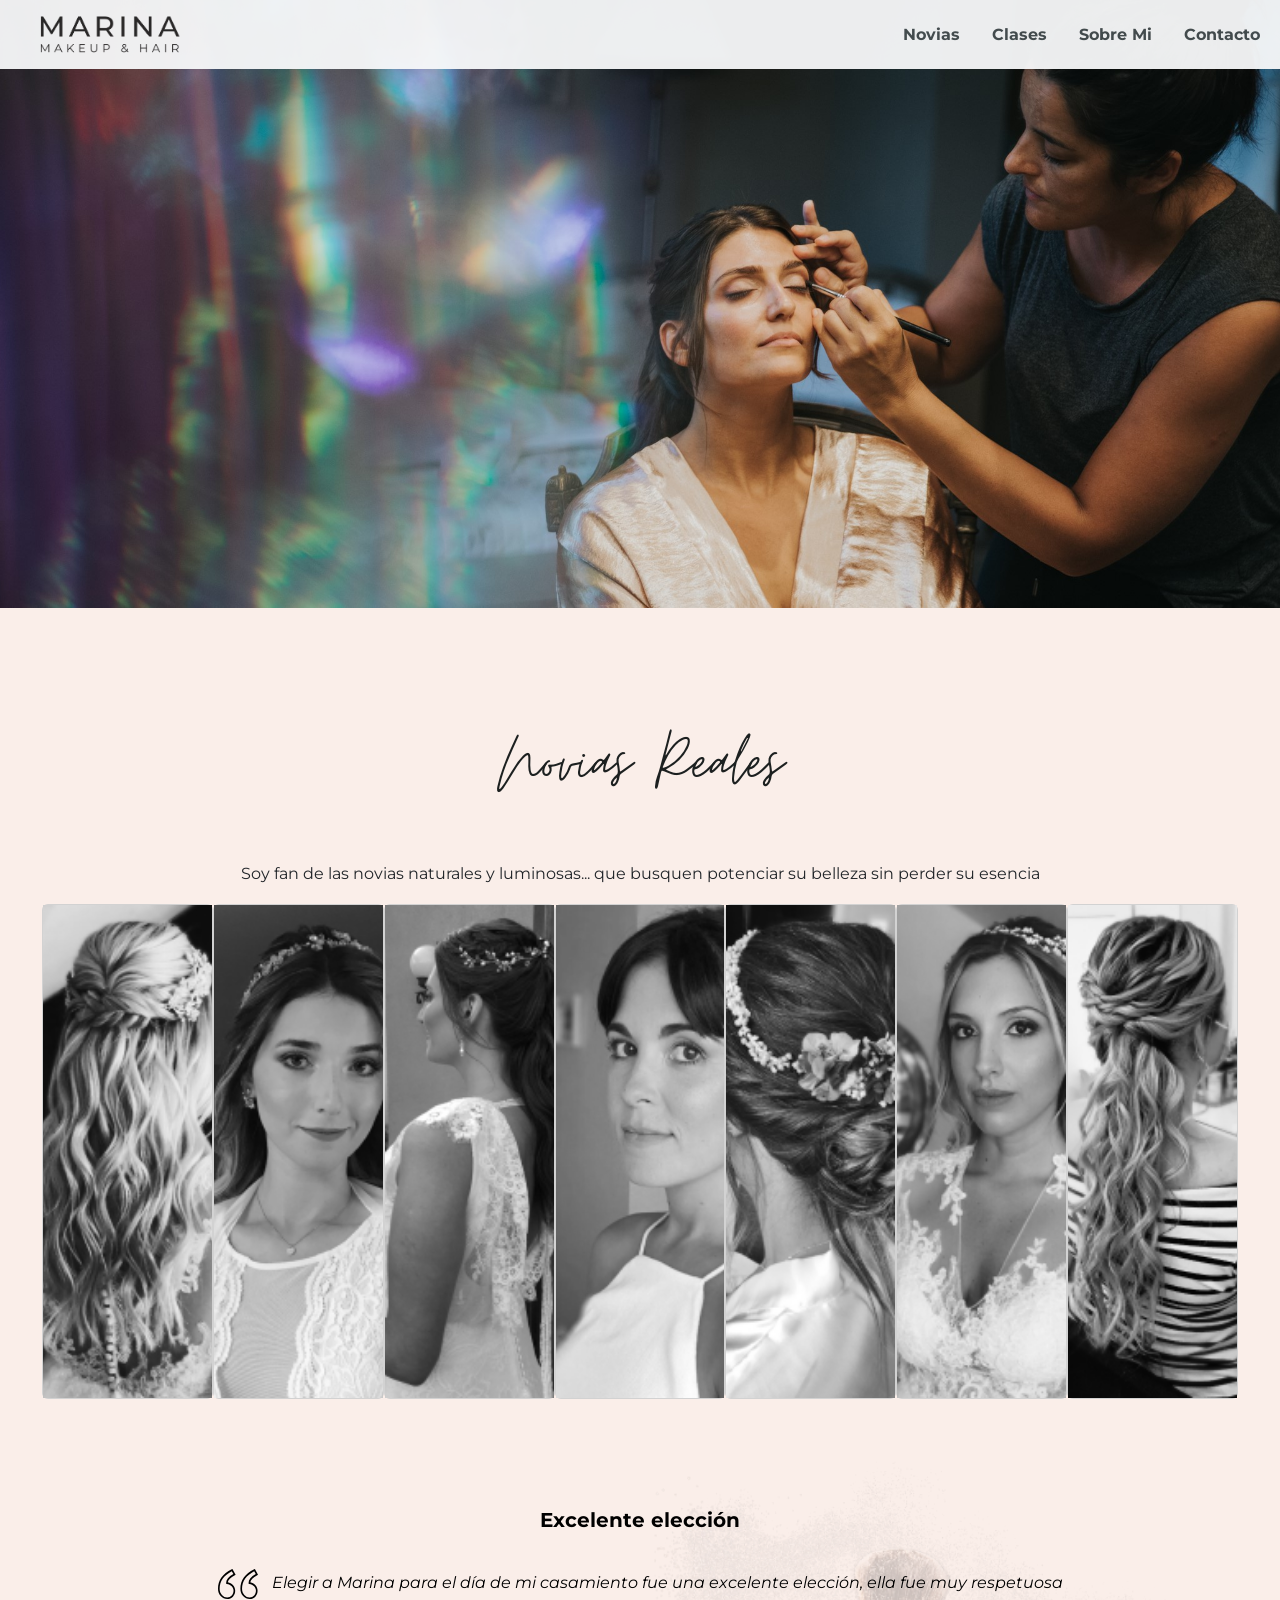
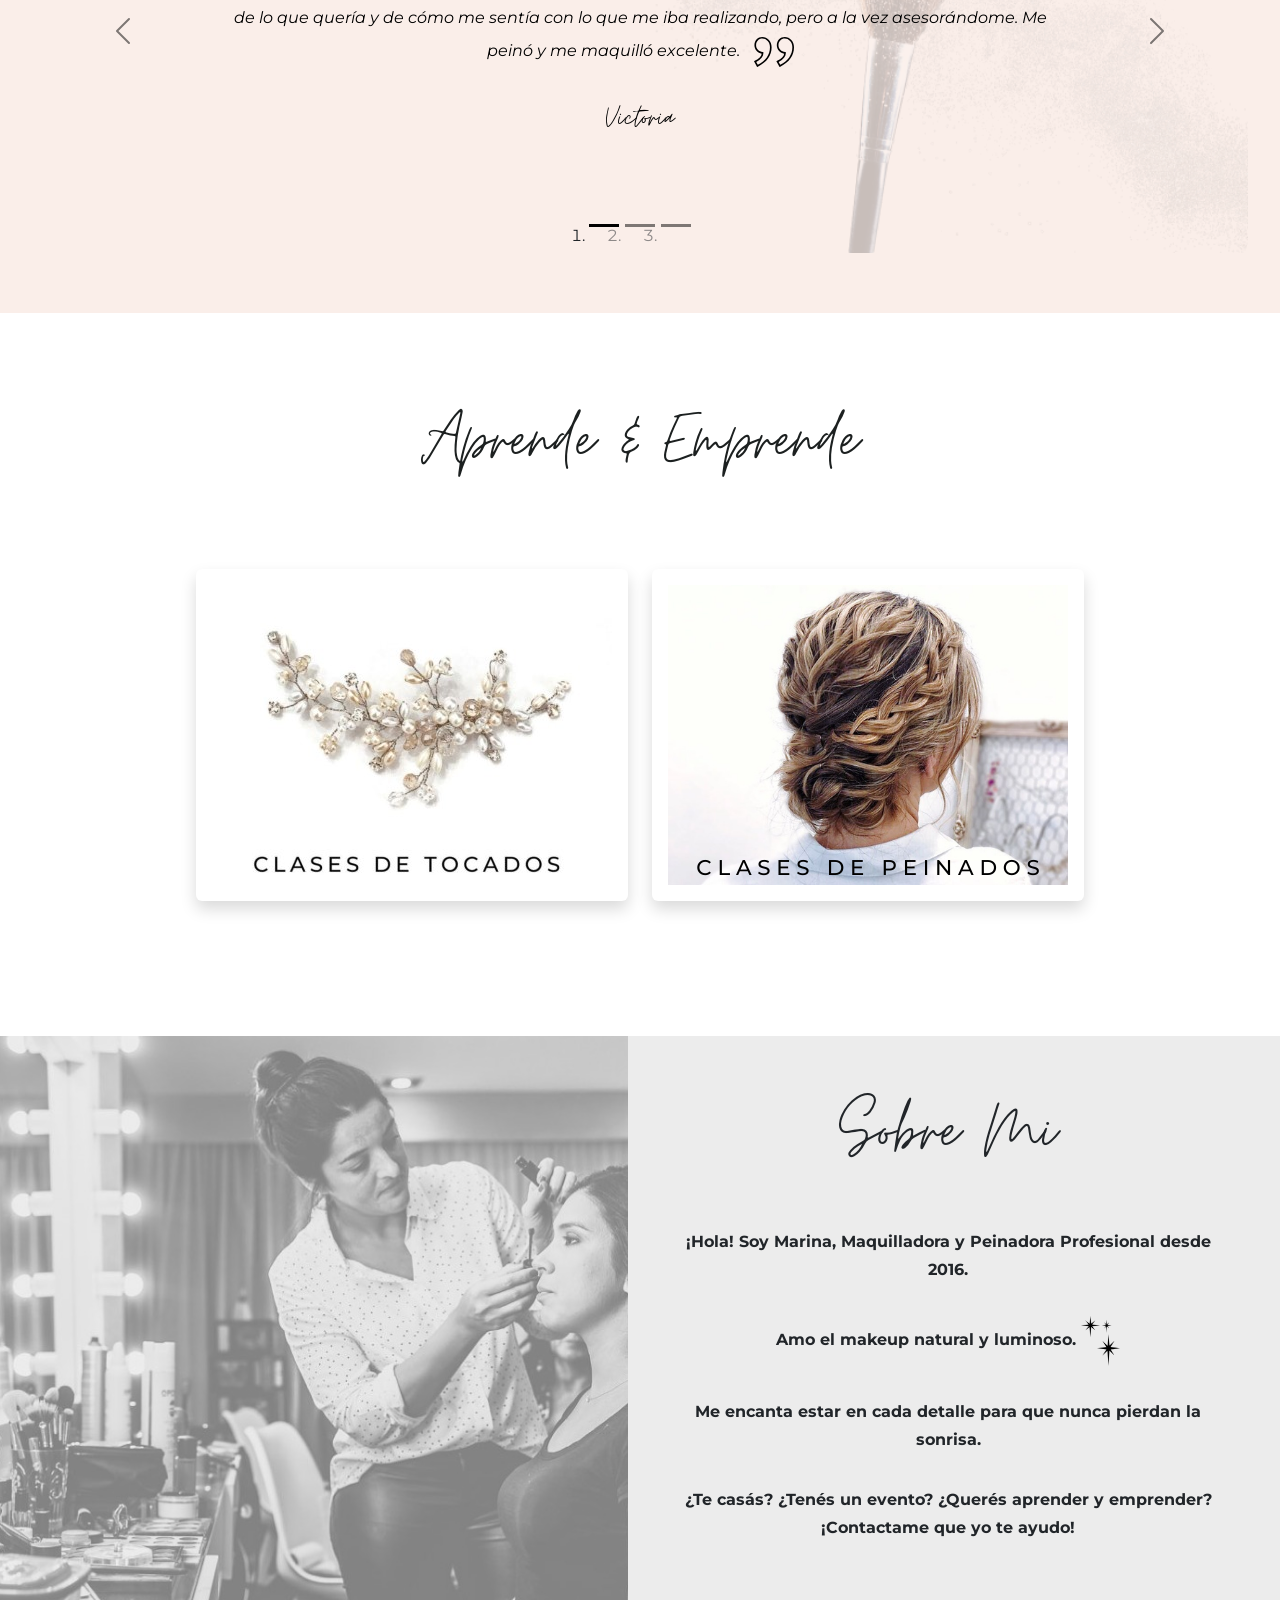
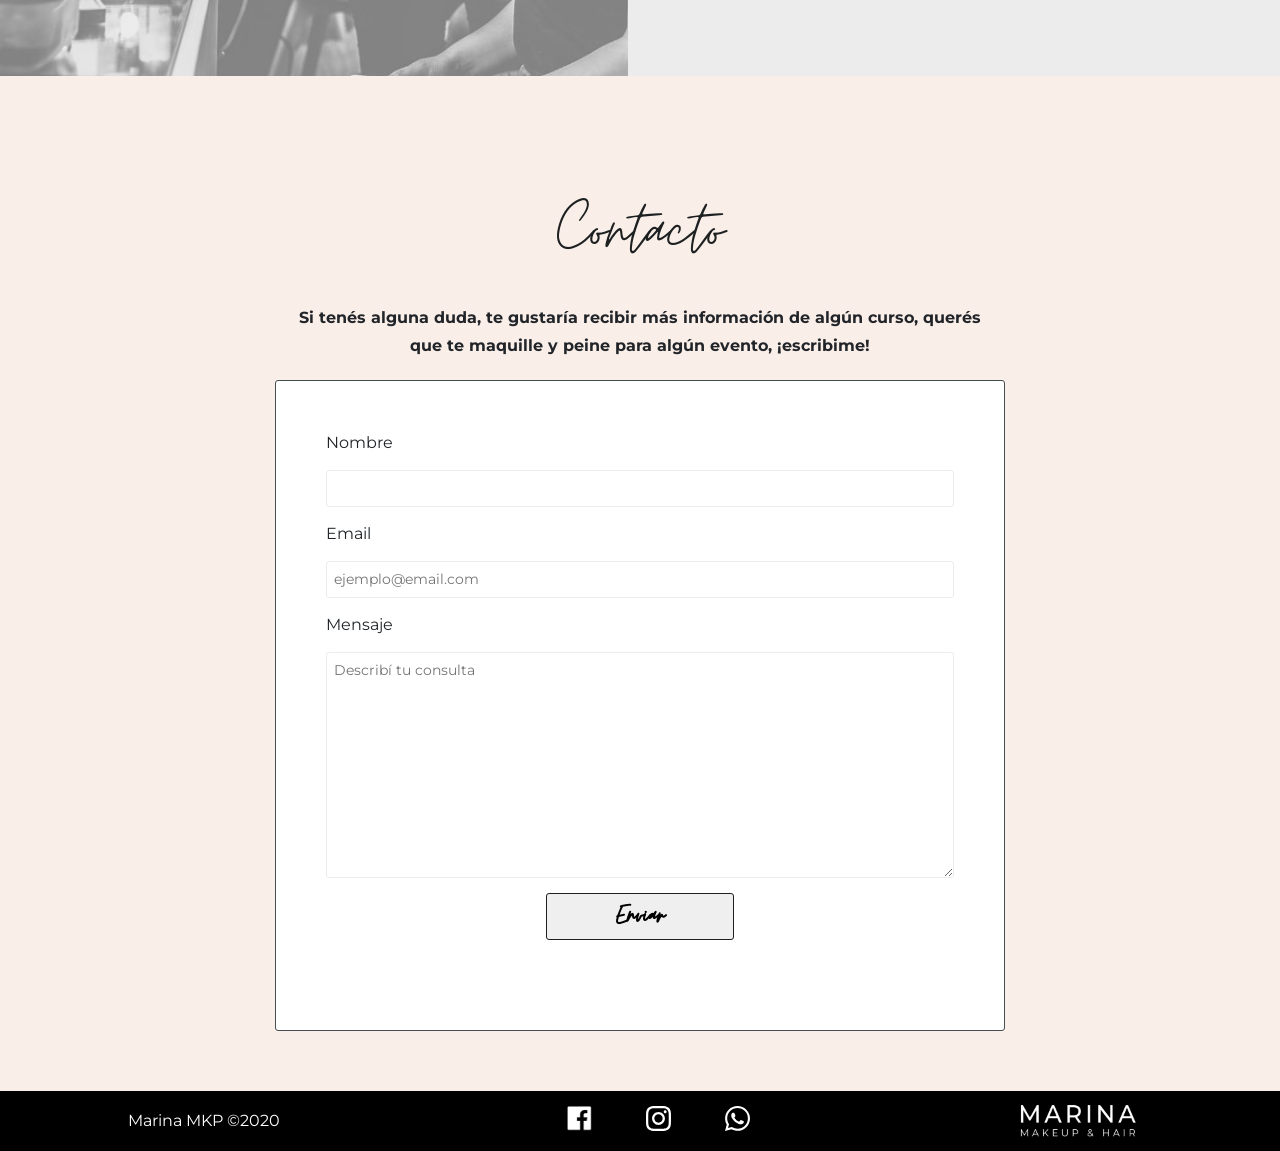
<file: index.html>
<!DOCTYPE html>
<html lang="es">
<head>
    <meta charset="UTF-8">
    <meta name="viewport" content="width=device-width, initial-scale=1.0">

    <!-- SEO -->
    <meta name="description" content="Marina Makeup: Peinado y maquillaje profesional de novias, quinceañeras, sociales. Cursos de tocados y peinado inicial y avanzado.">
    <meta name="keywords" content="Maquillaje, Maquillaje natural, Maquillaje de novia, Peinados, Novias, Brides, Bridal, Tocados, Coronas, Clases, Cursos, Makeup, Quinceañeras, Eventos, Sociales">
    <meta name="author" content="Daiana Vaisman">

    <!-- Open Graph -->
    <meta property="og:locale" content="es_ES">
    <meta property="og:type" content="website">
    <meta property="og:title" content="La mejor opción al elegir quién te maquille y peine para tu evento">
    <meta property="og:description" content="Marina es una maquilladora y peinadora profesional con años de experiencia, especializada en novias y quinceañeras.">
    <meta property="og:url" content="https://marinamkp.000webhostapp.com/">
    <meta property="og:image" content="images/mari.jpg">

    <title>Marina MKP - Peinado y Maquillaje</title>
    <link href="https://cdn.jsdelivr.net/npm/bootstrap@5.0.0-beta1/dist/css/bootstrap.min.css" rel="stylesheet" integrity="sha384-giJF6kkoqNQ00vy+HMDP7azOuL0xtbfIcaT9wjKHr8RbDVddVHyTfAAsrekwKmP1" crossorigin="anonymous">
    <link rel="stylesheet" href="css/style.css">
    <link rel="preconnect" href="https://fonts.gstatic.com">
    <link href="https://fonts.googleapis.com/css2?family=Montserrat:wght@300&display=swap" rel="stylesheet">

    <link rel="shortcut icon" href="favicon.ico" type="image/x-icon">
</head>
<body>

<!-- Nav bar -->
<header class="header">
  <nav class="navbar navbar-expand-lg navbar-light bg-light">
    <div class="container-fluid">
      <a class="navbar-brand w-50" href="index.html"><img src="images/logo-black.png" alt="Logo de Marina Makeup" class="logo"></a>
      <button class="navbar-toggler" type="button" data-bs-toggle="collapse" data-bs-target="#navbarNavAltMarkup" aria-controls="navbarNavAltMarkup" aria-expanded="false" aria-label="Toggle navigation">
        <span class="navbar-toggler-icon"></span>
      </button>
      <div class="collapse navbar-collapse nav-bar-end" id="navbarNavAltMarkup">
        <div class="navbar-nav nav-bar-items-responsive">
          <a class="nav-link fw-bold me-3" href="#novias">Novias</a>
          <a class="nav-link fw-bold me-3" href="#clases">Clases</a>
          <a class="nav-link fw-bold me-3" href="#sobreMi">Sobre Mi</a>
<!--           <a class="nav-link fw-bold me-3" href="tienda.html">Tienda</a>  -->
          <a class="nav-link fw-bold nav-bar-lastitem-responsive" href="#contacto">Contacto</a>
        </div>
      </div>
    </div>
  </nav>
</header>

<!-- Banner -->
        <div>
            <img src="images/banner1.jpg" alt="Banner. Marina está maquillando a una novia." class="w100 margin-mq">               
        </div>

<!-- Sección Novias -->
        <div class="space-pre-section space-pink" id="novias"></div>
        <section class="sectionPink">
        <h1 class="sectionTitle">Novias Reales</h1>
        <div class="intro"><p class="text-center">Soy fan de las novias naturales y luminosas... que busquen potenciar su belleza sin perder su esencia</p></div>
        
        <div class="acordeonContainer">
            <div class="card"><img src="images/peinado1.png" alt="Peinado semi recogido con ondas y torzadas."></div>
            <div class="card"><img src="images/m1.png" alt="Maquillaje natural y corona."></div>
            <div class="card"><img src="images/peinado2.png" alt="Peinado recogido boho."></div>
            <div class="card"><img src="images/m2.png" alt="Maquillaje natural y luminoso."></div>
            <div class="card"><img src="images/peinado3.png" alt="Peinado semi recogido con corona."></div>
            <div class="card"><img src="images/m3.png" alt="Maquillane natural y luminoso."></div>
            <div class="card"><img src="images/peinado4.png" alt="Peinado semi recogido con ondas naturales y trenzas."></div>
        </div>
        <div id="carouselExampleDark" class="carousel carousel-dark slide" data-bs-ride="carousel">
            <ol class="carousel-indicators">
              <li data-bs-target="#carouselExampleDark" data-bs-slide-to="0" class="active"></li>
              <li data-bs-target="#carouselExampleDark" data-bs-slide-to="1"></li>
              <li data-bs-target="#carouselExampleDark" data-bs-slide-to="2"></li>
            </ol>
            <div class="carousel-inner">
              <div class="carousel-item active mt-5" data-bs-interval="10000">
                <img src="images/testimonials-bg.png" class="d-block w-100 mx-auto testimonials-bg" alt="Fondo testimonios">
                <div class="carousel-caption mb-lg-5 mb-md-0 mb-sm-0 caption-responsive">
                  <h5 class="testimonials-title">Excelente elección</h5>
                  <p class="testimonials">
                    <span><img class="comillas comillas-open" src="images/comillas-open.svg" alt="Comienzo del testimonio"></span>
                    <em>Elegir a Marina para el día de mi casamiento fue una excelente elección, ella fue muy respetuosa de lo que quería y de cómo me sentía con lo que me iba realizando, pero a la vez asesorándome. Me peinó y me maquilló excelente.</em>
                    <span><img class="comillas comillas-close" src="images/comillas close.svg" alt="Final del testimonio"></span>
                  </p>
                  <p class="testimonials-by">Victoria</p>
                </div>
              </div>
              <div class="carousel-item mt-5" data-bs-interval="10000">
                <img src="images/testimonials-bg.png" class="d-block w-100 mx-auto testimonials-bg" alt="Fondo testimonios">
                <div class="carousel-caption mb-lg-5 mb-md-0 mb-sm-0 caption-responsive">
                  <h5 class="testimonials-title">¡Una genia!</h5>
                  <p class="testimonials">
                    <span><img class="comillas comillas-open" src="images/comillas-open.svg" alt="Comienzo del testimonio"></span>
                    <em>Elegí a Marina para el makeup y peinado de mi casamiento y fue una excelente elección. El total del evento fueron 9 horas y tanto el maquillaje como el peinado quedaron intactos! Muy amorosa y atenta.</em>
                    <span><img class="comillas comillas-close" src="images/comillas close.svg" alt="Final del testimonio"></span>
                  </p>
                  <p class="testimonials-by">Julia</p>
                </div>
              </div>
              <div class="carousel-item mt-5" data-bs-interval="10000">
                <img src="images/testimonials-bg.png" class="d-block w-100 mx-auto testimonials-bg" alt="Fondo testimonios">
                <div class="carousel-caption mb-lg-5 mb-md-0 mb-sm-0 caption-responsive">
                  <h5 class="testimonials-title">Excelente</h5>
                  <p class="testimonials">
                    <span><img class="comillas comillas-open" src="images/comillas-open.svg" alt="Comienzo del testimonio"></span>
                    <em>Marina es una genia. Súper cálida, prolija, profesional, me trasmitió mucha tranquilidad todo el tiempo y eso me permitió a mí estar tranquila. El peinado (un recogido) me duró toda la noche, no se movió nada. Y el maquillaje me lo alabó todo el mundo.</em>
                    <span><img class="comillas comillas-close" src="images/comillas close.svg" alt="Final del testimonio"></span>
                  </p>
                  <p class="testimonials-by">Sofia</p>
                </div>
              </div>  
            <a class="carousel-control-prev" href="#carouselExampleDark" role="button" data-bs-slide="prev">
              <span class="carousel-control-prev-icon" aria-hidden="true"></span>
              <span class="visually-hidden">Previous</span>
            </a>
            <a class="carousel-control-next" href="#carouselExampleDark" role="button" data-bs-slide="next">
              <span class="carousel-control-next-icon" aria-hidden="true"></span>
              <span class="visually-hidden">Next</span>
            </a>
          </div>          
        </section>
    
    <!-- Sección Clases -->
    <div class="space-pre-section" id="clases"></div>
    <section class="section-clases">
        <h1 class="sectionTitle">Aprende & Emprende</h1>    

        <div class="container d-flex justify-content-center mt-3">
            <div class="row mt-5">
                <div class="col-lg-6 col-md-6 col-sm-12 clase-image-container">
                    <img src="images/tocados.jpg" alt="Clase de tocados" class="shadow p-3 bg-white rounded clase-image">
                    <div class="layer-top">
                        <div class="layer-text">
                            <p class="clases-text-responsive">Vamos a ir armando juntas un tocado desde cero. Te muestro distintas técnicas y combinaciones</P>
                            <p class="clases-text-responsive">Te comparto mis tips para la elección de colores, el armado y asesoramiento para la venta.</p>
                            <p class="clases-text-responsive"><img src="images/clock.png" alt="Duración"> 2:30 hrs</p> 
                            <a class="btn infoButton" target="_blank" href="https://wa.me/5491169494009?text=Me%20interesa%20la%20clase%20de%20tocados" role="button">Me Interesa</a>
                        </div>
                    </div>
                </div>
                <div class="col-lg-6 col-md-6 col-sm-12 clase-image-container">    
                    <img src="images/clases-peinados.png" alt="Clase de peinados" class="shadow p-3 bg-white rounded clase-image">
                    <div class="layer-top">
                        <div class="layer-text">
                            <p class="clases-text-responsive">Te voy a enseñar a utilizar los distintos productos y herramientas para lograr los efectos deseados, según las características del cabello de la clienta.</P>
                            <p class="clases-text-responsive">No necesitás tener conocimientos previos. Al final del curso vas a poder realizar semirecogidos y recogidos, clásicos y bohemios.</p>
                            <a class="btn infoButton" target="_blank" href="https://wa.me/5491169494009?text=Me%20interesa%20la%20clase%20de%20peinados" role="button">Me Interesa</a>
                        </div>
                    </div>                  
                </div>
            </div>
        </div>
    </section>
    
    <!-- Sección Sobre Mi -->
    <div class="space-pre-section" id="sobreMi"></div>
    <section class="sectionSobreMi">
      <div class="row w100">
        <div class="col-lg-6 col-md-12 col-sm-12 p-0">
            <img src="images/mari.jpg" alt="Marina maquillando y peinando a una novia." class="w100 sobreMi-image">
        </div>
        <div class="col-lg-6 col-md-12 col-sm-12 p-0">
            <h1 class="text-center m-lg-5 mt-md-3 m-sm-5 sobreMi-responsive">Sobre Mi</h1>
            <div class="text-center text-bold sobreMi-text-responsive">
                  <p class="ps-5 pe-5">
                    ¡Hola! Soy Marina, Maquilladora y Peinadora Profesional desde 2016. 
                  </p>
                  <p class="ps-5 pe-5">
                    Amo el makeup natural y luminoso. <span><img src="images/spark.png" alt="luminoso"></span>
                  </p>
                  <p class="ps-5 pe-5">
                    Me encanta estar en cada detalle para que nunca pierdan la sonrisa.
                  </p>
                  <p class="ps-5 pe-5">
                    ¿Te casás? ¿Tenés un evento? ¿Querés aprender y emprender? ¡Contactame que yo te ayudo!
                  </p>
            </div>
        </div>
      </div>
    </section>
    
    
    <!-- Sección Contacto -->
    <div class="space-pre-section space-pink" id="contacto"></div>
    <section class="sectionPink section-contacto">
        <h1 class="sectionTitle">Contacto</h1>
        <p class="text-center text-bold text-contacto">Si tenés alguna duda, te gustaría recibir más información de algún curso, querés que te maquille y peine para algún evento, ¡escribime!</p>

        <form method="POST"  class="formContacto" data-email="from_email@example.com"
          action="https://script.google.com/macros/s/AKfycbwLW9znXE1hlAdqpUrBa3d4pIQdQ1Z7xFdCgonW/exec">

          <div class="form-row form-elements">
              <label for="name">Nombre </label>
              <input type="text" id="name" name="name" />
            
              <label for="email">Email</label>
              <input id="email" 
              name="email" 
              type="email" 
              value=""
              placeholder="ejemplo@email.com" />
            
              <label for="message">Mensaje</label>
              <textarea id="message" 
              name="message" 
              rows="10" 
              cols="30"
              placeholder="Describí tu consulta"></textarea>
             

            <button class="infoButton form-button">Enviar</button>
          </div>  
          <div class="thankyou_message" style="display:none;">
            <h2><em>¡Gracias! Tu mensaje se envió exitosamente.</em></h2>
          </div>
        </form>
    </section>

    <!-- Footer -->
    <footer class="footer">
        <div><p class="white footer-responsive">Marina MKP ©2020</p></div>
        <ul class="menu-footer">
            <li><a target="_blank" href="https://www.facebook.com/marina.mkp/"><img src="images/fb-white.jpg" alt="Marina MKP Facebook" class="footer-social"></a></li>
            <li><a target="_blank" href="https://www.instagram.com/marina.mkp/"><img src="images/ig-white.svg" alt="Marina MKP Instagram" class="footer-social"></a></li>
            <li><a target="_blank" href="https://wa.me/message/HCA2DBCOOEBUL1"><img src="images/wp-white.svg" alt="" class="footer-social"></a></li>
        </ul>
        <img class="logoFooter" src="images/logo-white.png" alt="Logo Footer">
    </footer>

    <!-- Submit the Form to Google Using "AJAX" -->
    <script data-cfasync="false" type="text/javascript"
    src="form-submission-handler.js"></script>
    <!-- END -->

    <!-- Option 1: Bootstrap Bundle with Popper -->
    <!-- <script src="https://cdn.jsdelivr.net/npm/bootstrap@5.0.0-beta1/dist/js/bootstrap.bundle.min.js" integrity="sha384-ygbV9kiqUc6oa4msXn9868pTtWMgiQaeYH7/t7LECLbyPA2x65Kgf80OJFdroafW" crossorigin="anonymous"></script> -->

    <!-- Option 2: Separate Popper and Bootstrap JS -->
    <script src="https://cdn.jsdelivr.net/npm/@popperjs/core@2.5.4/dist/umd/popper.min.js" integrity="sha384-q2kxQ16AaE6UbzuKqyBE9/u/KzioAlnx2maXQHiDX9d4/zp8Ok3f+M7DPm+Ib6IU" crossorigin="anonymous"></script>
    <script src="https://cdn.jsdelivr.net/npm/bootstrap@5.0.0-beta1/dist/js/bootstrap.min.js" integrity="sha384-pQQkAEnwaBkjpqZ8RU1fF1AKtTcHJwFl3pblpTlHXybJjHpMYo79HY3hIi4NKxyj" crossorigin="anonymous"></script>  
</body>
</html>
</file>
<file: css/style.css>
@charset "UTF-8";
@font-face {
  font-family: Handletters;
  src: url(../fonts/handletters/Handletters.otf);
}
@font-face {
  font-family: Moontime;
  src: url(../fonts/MoonTime-Regular.otf);
}
.header {
  position: fixed;
  width: 100%;
  top: 0;
  background-color: #FFFFFF;
  opacity: 0.95;
  z-index: 5;
}

.logo {
  max-width: 25%;
  margin-left: 20px;
}

.navbar-nav a {
  margin-right: 50px;
  color: #464E51;
  font-weight: bold;
}
.navbar-nav a:last-of-type {
  margin-right: 0;
}
.navbar-nav a:hover {
  color: #1C2020;
  font-weight: bolder;
}

.nav-shadow {
  box-shadow: 0 2px 4px 0 #555;
}

.nav-bar-end {
  justify-content: flex-end;
}

@media only screen and (max-width: 414px) {
  .header {
    position: relative;
  }

  .nav-display {
    display: block;
  }

  .logo {
    max-width: 40%;
  }

  .nav-bar-items-responsive {
    text-align: right;
  }

  .nav-bar-lastitem-responsive {
    margin-right: 1rem !important;
  }
}
@media only screen and (min-width: 415px) and (max-width: 960px) {
  .margin-mq {
    margin-top: 70px;
  }

  .logo {
    max-width: 40%;
  }

  .nav-bar-items-responsive {
    text-align: right;
  }

  .nav-bar-lastitem-responsive {
    margin-right: 1rem !important;
  }
}
.logoFooter {
  max-width: 10%;
  margin: 10px;
}

.footer {
  background-color: #000000;
  display: flex;
  justify-content: space-around;
}

.footer-social {
  max-width: 25px;
}

.menu-footer {
  margin-top: 15px;
}
.menu-footer li {
  display: inline;
  margin-right: 50px;
}
.menu-footer li:last-of-type {
  margin-right: 0;
}

@media only screen and (max-width: 414px) {
  .footer-responsive {
    font-size: 0.8rem;
    margin-left: 5px;
  }

  .footer-social {
    max-width: 20px;
  }

  .menu-footer {
    padding-left: 0;
  }
  .menu-footer li {
    margin-right: 20px;
  }

  .logoFooter {
    display: none;
  }
}
@media only screen and (min-width: 415px) and (max-width: 960px) {
  .logoFooter {
    max-width: 17%;
  }
}
/* Acordeón Novias */
.acordeonContainer {
  display: flex;
  justify-content: center;
  align-items: center;
  margin: 10px;
  overflow: hidden;
}

.card {
  flex: 1;
  transition: all 1s ease-in-out;
  height: 55vmin;
  position: relative;
}
.card:hover {
  flex-grow: 2;
}
.card img {
  width: 100%;
  height: 100%;
  object-fit: cover;
  transition: all 1s ease-in-out;
  filter: grayscale(100%);
}
.card img:hover {
  filter: grayscale(0);
}

/* Carousel Testimonials */
.testimonials-bg {
  opacity: 0.2;
}

.testimonials-title {
  font-weight: bolder;
}

.testimonials {
  text-align: center;
}

.comillas {
  max-width: 40px;
}

.comillas-open {
  margin-right: 10px;
}

.comillas-close {
  margin-left: 10px;
}

.testimonials-by {
  font-family: Moontime;
  font-size: 35px;
  margin-top: 0;
}

@media only screen and (max-width: 414px) {
  .comillas {
    max-width: 30px;
  }

  .testimonials-bg {
    display: none;
  }

  .testimonials-bg {
    opacity: 0;
    max-width: 0;
  }

  .caption-responsive {
    position: relative;
    margin: 0 auto;
    width: 70%;
    left: 0;
  }
}
@media only screen and (min-width: 415px) and (max-width: 960px) {
  .caption-responsive {
    position: relative;
    margin: 0 auto;
    width: 70%;
    left: 0;
  }

  .testimonials-bg {
    opacity: 0;
    max-width: 0;
  }
}
.sectionContacto {
  background-color: #FAEEE9;
  margin: 0 20%;
  display: flex;
  flex-direction: column;
  align-items: center;
}

.text-contacto {
  margin: 0 250px 20px 250px;
}

.formContacto {
  background-color: #FFFFFF;
  border: 1px solid #464E51;
  border-radius: 3px;
  width: 60%;
  padding: 50px;
  margin: auto;
}

.form-row {
  margin-bottom: 40px;
  display: flex;
  justify-content: flex-start;
  flex-direction: column;
  flex-wrap: wrap;
}

.form-row input[type=text],
.form-row input[type=email],
.form-row textarea {
  background-color: #FFFFFF;
  border: 1px solid #ececec;
  border-radius: 3px;
  width: 100%;
  padding: 7px;
  font-size: 14px;
  margin-bottom: 15px;
}

.form-row label {
  margin-bottom: 15px;
}

.form-row input[type=text]:invalid,
.form-row input[type=email]:invalid {
  border: 1px solid #D55C5F;
  color: #D55C5F;
  box-shadow: none;
}

.form-button {
  width: 30%;
}

@media only screen and (max-width: 414px) {
  .text-contacto {
    margin: 0 0 10px 0;
  }

  .formContacto {
    width: 100%;
    padding: 25px;
  }

  .form-button {
    width: 100%;
  }
}
@media only screen and (min-width: 415px) and (max-width: 960px) {
  .text-contacto {
    margin: 0 100px 20px 100px;
  }

  .form-button {
    width: 50%;
  }

  .formContacto {
    width: 80%;
  }
}
.section-clases {
  padding: 2rem;
}

.clase-image-container {
  position: relative;
  margin-bottom: 10px;
}

.clase-image {
  display: block;
  height: auto;
  width: 100%;
}

.layer-top {
  position: absolute;
  top: 0;
  bottom: 0;
  left: 0;
  right: 0;
  height: 100%;
  width: 100%;
  opacity: 0;
  transition: 0.5s ease;
  background-color: #ececec;
}

.clase-image-container:hover .layer-top {
  opacity: 1;
}

.layer-text {
  color: #1C2020;
  position: absolute;
  top: 60%;
  -webkit-transform: translate(0%, -65%);
  -ms-transform: translate(0%, -65%);
  transform: translate(0%, -65%);
  text-align: center;
  font-size: 0.8rem;
  padding: 10px;
}

.infoButton {
  font-family: Moontime;
  font-size: 30px;
  font-weight: bold;
  padding: 0px 35px;
  border: 1px solid #1C2020;
  border-radius: 3px;
  margin: auto;
}

@media only screen and (max-width: 414px) {
  .clase-image-container {
    margin-bottom: 45px;
  }

  .layer-top {
    height: 125%;
    top: -25px;
  }

  .layer-text {
    top: 65%;
  }

  .clases-text-responsive {
    margin-top: 0;
  }
}
@media only screen and (min-width: 415px) and (max-width: 960px) {
  .clases-text-responsive {
    margin-top: 0;
  }
}
.sectionSobreMi {
  background-color: #ececec;
  margin-top: 45px;
}

.sobreMi-image {
  opacity: 0.5;
}

@media only screen and (max-width: 414px) {
  .sobreMi-responsive {
    position: relative;
    bottom: 90%;
  }

  .sobreMi-text-responsive {
    position: relative;
    bottom: 13%;
  }
}
@media only screen and (min-width: 415px) and (max-width: 960px) {
  .sobreMi-text-responsive {
    position: relative;
    bottom: 6%;
  }
}
.carrito {
  position: fixed;
  z-index: 3;
  right: 20px;
  top: 115px;
  max-width: 80px;
}

* {
  margin: 0;
  padding: 0;
  box-sizing: border-box;
  text-decoration: none;
}

body {
  font-family: "Montserrat", sans-serif;
}

p {
  margin-top: 2rem;
  line-height: 1.75em;
}

h1 {
  font-family: Moontime;
  font-size: 5rem;
}

h2 {
  font-size: 1rem;
  text-align: center;
  font-weight: bold;
}

.w100 {
  width: 100%;
}

.w30 {
  width: 30%;
}

.white {
  color: #FFFFFF;
  margin-top: 1em;
}

.intro {
  padding: 0 10%;
}

.text-bold {
  font-weight: bold;
}

/* Secciones */
.sectionTitle {
  color: #1C2020;
  text-align: center;
  display: flex;
  position: relative;
  justify-content: center;
  font-weight: 200;
  padding-bottom: 1rem;
}

.space-pre-section {
  padding: 1.5rem;
}

.space-pink {
  background-color: #FAEEE9;
}

.sectionPink {
  background-color: #FAEEE9;
  padding: 60px 2rem;
}

/* Mobile Styles */
@media only screen and (max-width: 414px) {
  h1 {
    font-size: 3rem;
  }

  .sectionPink {
    padding: 0px 2rem 20px 2rem;
  }

  .sectionTitle {
    padding-bottom: 0;
  }
}

/*# sourceMappingURL=style.css.map */
</file>
